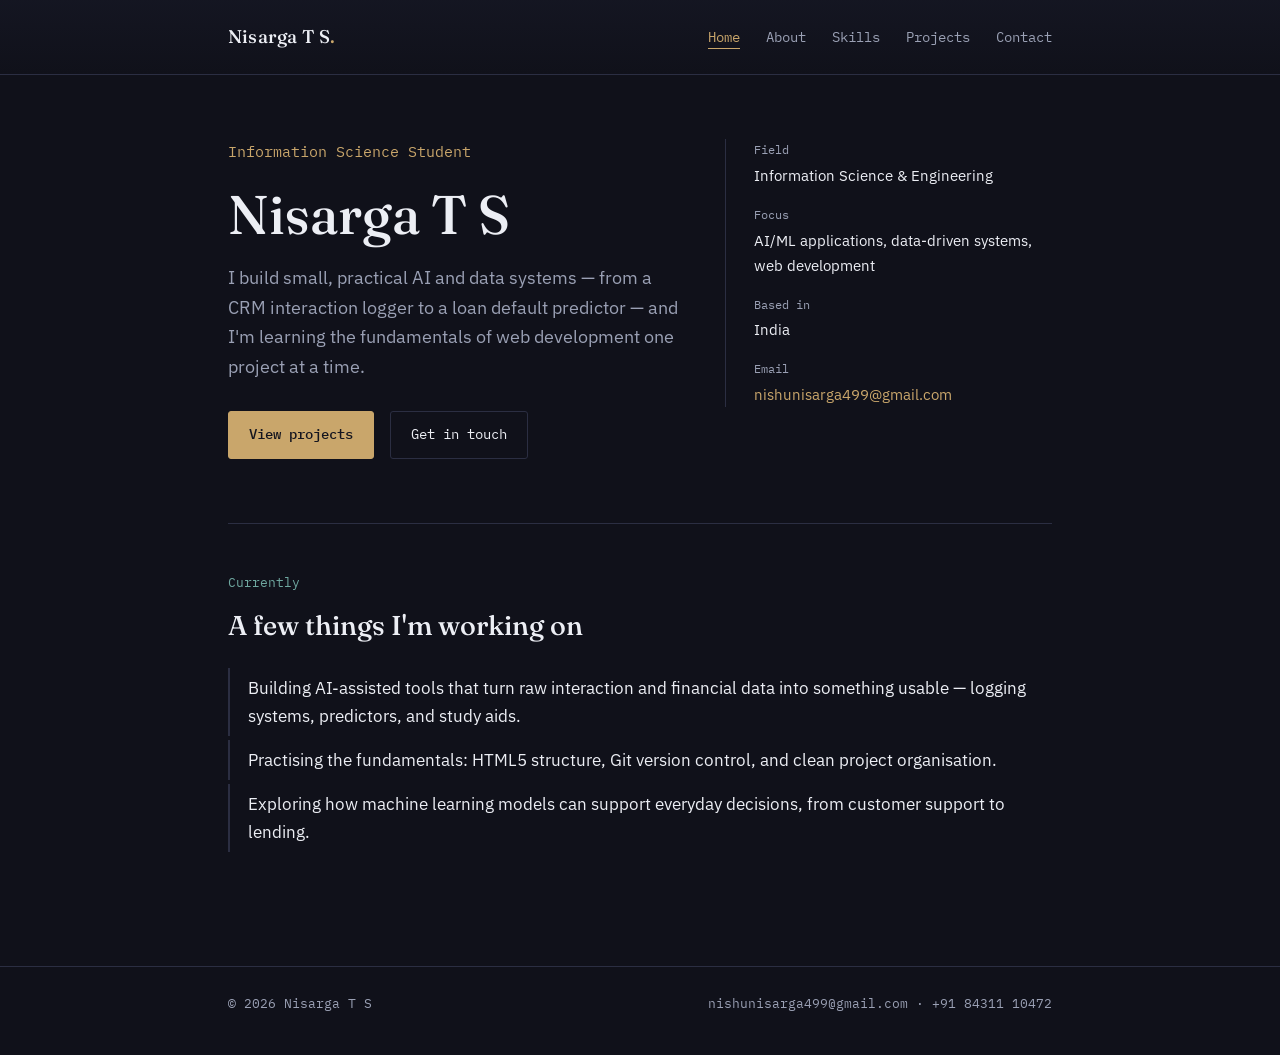
<file: index.html>
<!DOCTYPE html>
<html lang="en">
<head>
<meta charset="UTF-8">
<meta name="viewport" content="width=device-width, initial-scale=1.0">
<title>Nisarga T S — Portfolio</title>
<meta name="description" content="Nisarga T S — Information Science student. Portfolio of AI and data projects.">
<link rel="stylesheet" href="style.css">
</head>
<body>

<header class="site-header">
  <div class="header-inner">
    <a class="brand" href="index.html">Nisarga T S<span>.</span></a>
    <nav class="site-nav" aria-label="Primary">
      <ul>
        <li><a href="index.html" aria-current="page">Home</a></li>
        <li><a href="about.html">About</a></li>
        <li><a href="skills.html">Skills</a></li>
        <li><a href="projects.html">Projects</a></li>
        <li><a href="contact.html">Contact</a></li>
      </ul>
    </nav>
  </div>
</header>

<main>
  <div class="wrap">
    <section class="hero">
      <div>
        <p class="hero-role">Information Science Student</p>
        <h1>Nisarga T S</h1>
        <p class="lede">I build small, practical AI and data systems — from a CRM interaction logger to a loan default predictor — and I'm learning the fundamentals of web development one project at a time.</p>
        <div class="cta-row">
          <a class="btn primary" href="projects.html">View projects</a>
          <a class="btn" href="contact.html">Get in touch</a>
        </div>
      </div>
      <div class="hero-side">
        <dl>
          <dt>Field</dt>
          <dd>Information Science &amp; Engineering</dd>
          <dt>Focus</dt>
          <dd>AI/ML applications, data-driven systems, web development</dd>
          <dt>Based in</dt>
          <dd>India</dd>
          <dt>Email</dt>
          <dd><a href="mailto:nishunisarga499@gmail.com">nishunisarga499@gmail.com</a></dd>
        </dl>
      </div>
    </section>

    <section aria-labelledby="intro-heading">
      <p class="eyebrow">Currently</p>
      <h2 id="intro-heading">A few things I'm working on</h2>
      <ul class="rule-list">
        <li>Building AI-assisted tools that turn raw interaction and financial data into something usable — logging systems, predictors, and study aids.</li>
        <li>Practising the fundamentals: HTML5 structure, Git version control, and clean project organisation.</li>
        <li>Exploring how machine learning models can support everyday decisions, from customer support to lending.</li>
      </ul>
    </section>
  </div>
</main>

<footer class="site-footer">
  <div class="footer-inner">
    <span>&copy; 2026 Nisarga T S</span>
    <span><a href="mailto:nishunisarga499@gmail.com">nishunisarga499@gmail.com</a> · <a href="tel:+918431110472">+91 84311 10472</a></span>
  </div>
</footer>

</body>
</html>
</file>
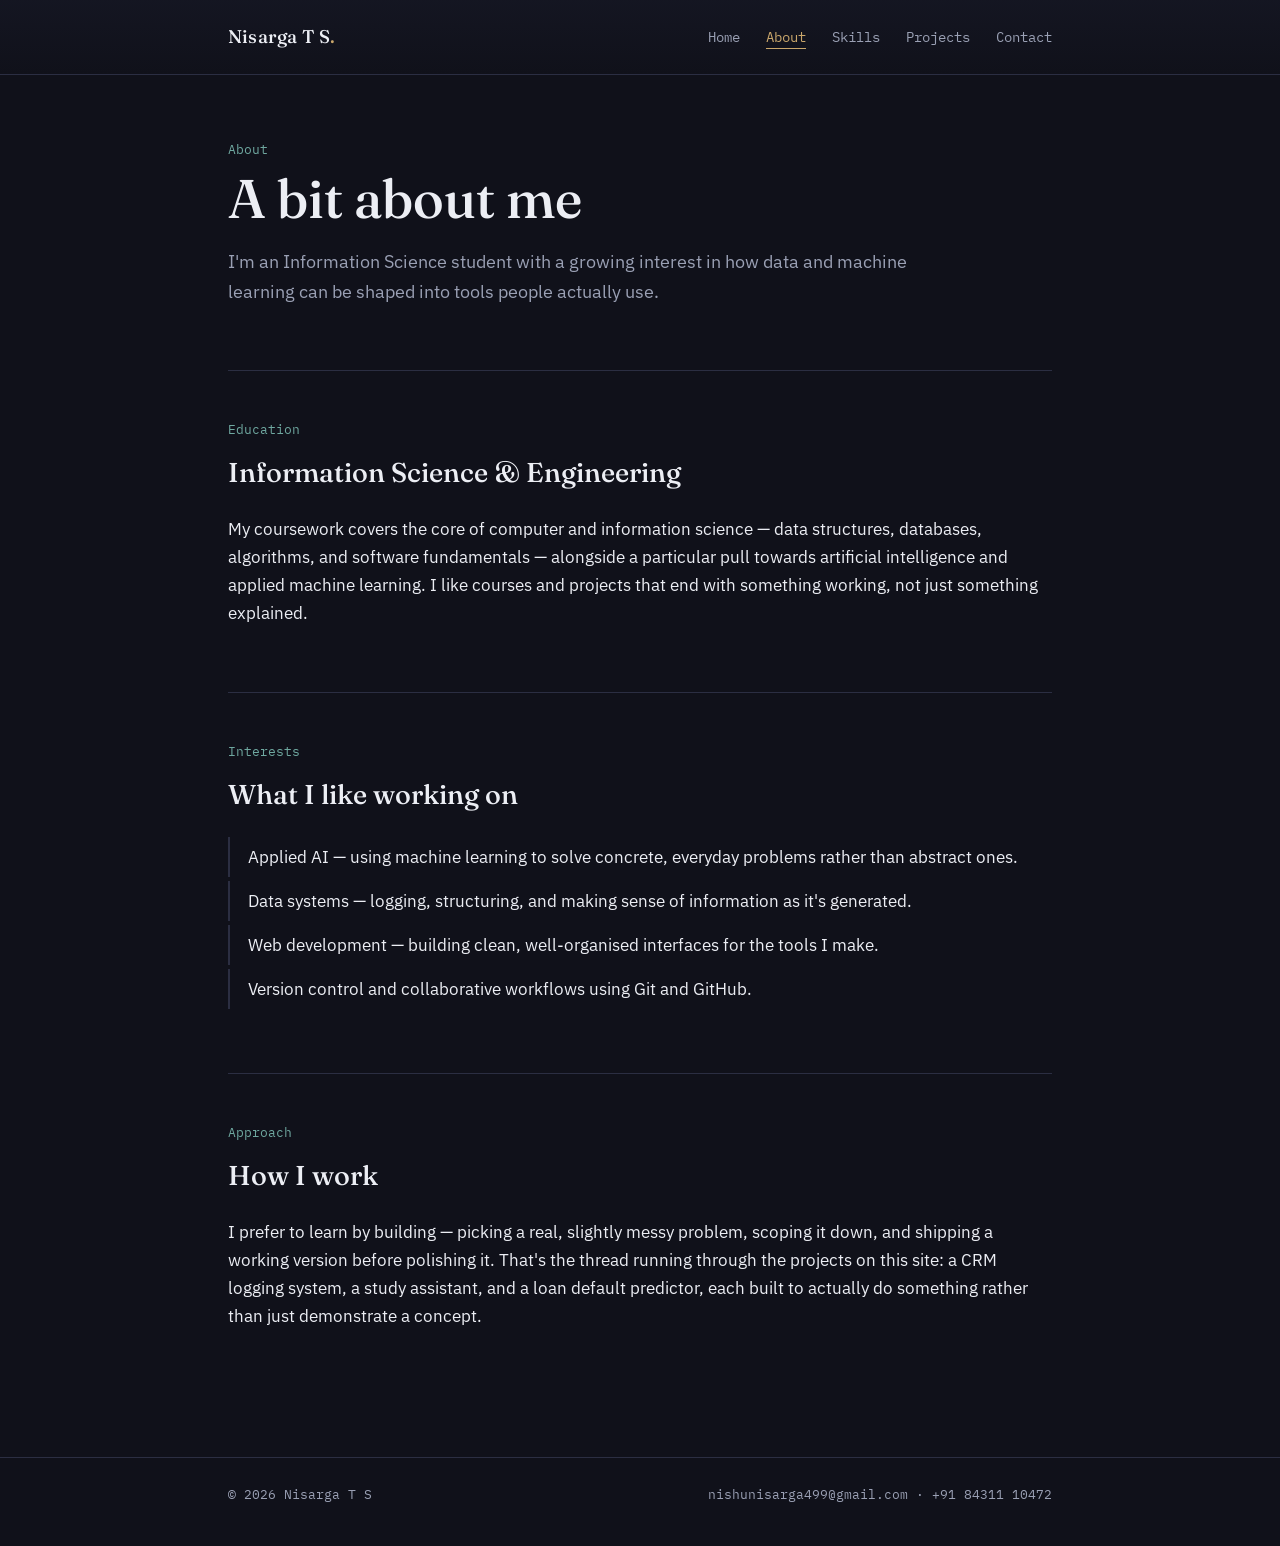
<file: about.html>
<!DOCTYPE html>
<html lang="en">
<head>
<meta charset="UTF-8">
<meta name="viewport" content="width=device-width, initial-scale=1.0">
<title>About — Nisarga T S</title>
<meta name="description" content="About Nisarga T S, an Information Science student interested in AI and data-driven systems.">
<link rel="stylesheet" href="style.css">
</head>
<body>

<header class="site-header">
  <div class="header-inner">
    <a class="brand" href="index.html">Nisarga T S<span>.</span></a>
    <nav class="site-nav" aria-label="Primary">
      <ul>
        <li><a href="index.html">Home</a></li>
        <li><a href="about.html" aria-current="page">About</a></li>
        <li><a href="skills.html">Skills</a></li>
        <li><a href="projects.html">Projects</a></li>
        <li><a href="contact.html">Contact</a></li>
      </ul>
    </nav>
  </div>
</header>

<main>
  <div class="wrap">
    <section>
      <p class="eyebrow">About</p>
      <h1>A bit about me</h1>
      <p class="lede">I'm an Information Science student with a growing interest in how data and machine learning can be shaped into tools people actually use.</p>
    </section>

    <section aria-labelledby="education-heading">
      <p class="eyebrow">Education</p>
      <h2 id="education-heading">Information Science &amp; Engineering</h2>
      <p>My coursework covers the core of computer and information science — data structures, databases, algorithms, and software fundamentals — alongside a particular pull towards artificial intelligence and applied machine learning. I like courses and projects that end with something working, not just something explained.</p>
    </section>

    <section aria-labelledby="interests-heading">
      <p class="eyebrow">Interests</p>
      <h2 id="interests-heading">What I like working on</h2>
      <ul class="rule-list">
        <li>Applied AI — using machine learning to solve concrete, everyday problems rather than abstract ones.</li>
        <li>Data systems — logging, structuring, and making sense of information as it's generated.</li>
        <li>Web development — building clean, well-organised interfaces for the tools I make.</li>
        <li>Version control and collaborative workflows using Git and GitHub.</li>
      </ul>
    </section>

    <section aria-labelledby="approach-heading">
      <p class="eyebrow">Approach</p>
      <h2 id="approach-heading">How I work</h2>
      <p>I prefer to learn by building — picking a real, slightly messy problem, scoping it down, and shipping a working version before polishing it. That's the thread running through the projects on this site: a CRM logging system, a study assistant, and a loan default predictor, each built to actually do something rather than just demonstrate a concept.</p>
    </section>
  </div>
</main>

<footer class="site-footer">
  <div class="footer-inner">
    <span>&copy; 2026 Nisarga T S</span>
    <span><a href="mailto:nishunisarga499@gmail.com">nishunisarga499@gmail.com</a> · <a href="tel:+918431110472">+91 84311 10472</a></span>
  </div>
</footer>

</body>
</html>
</file>
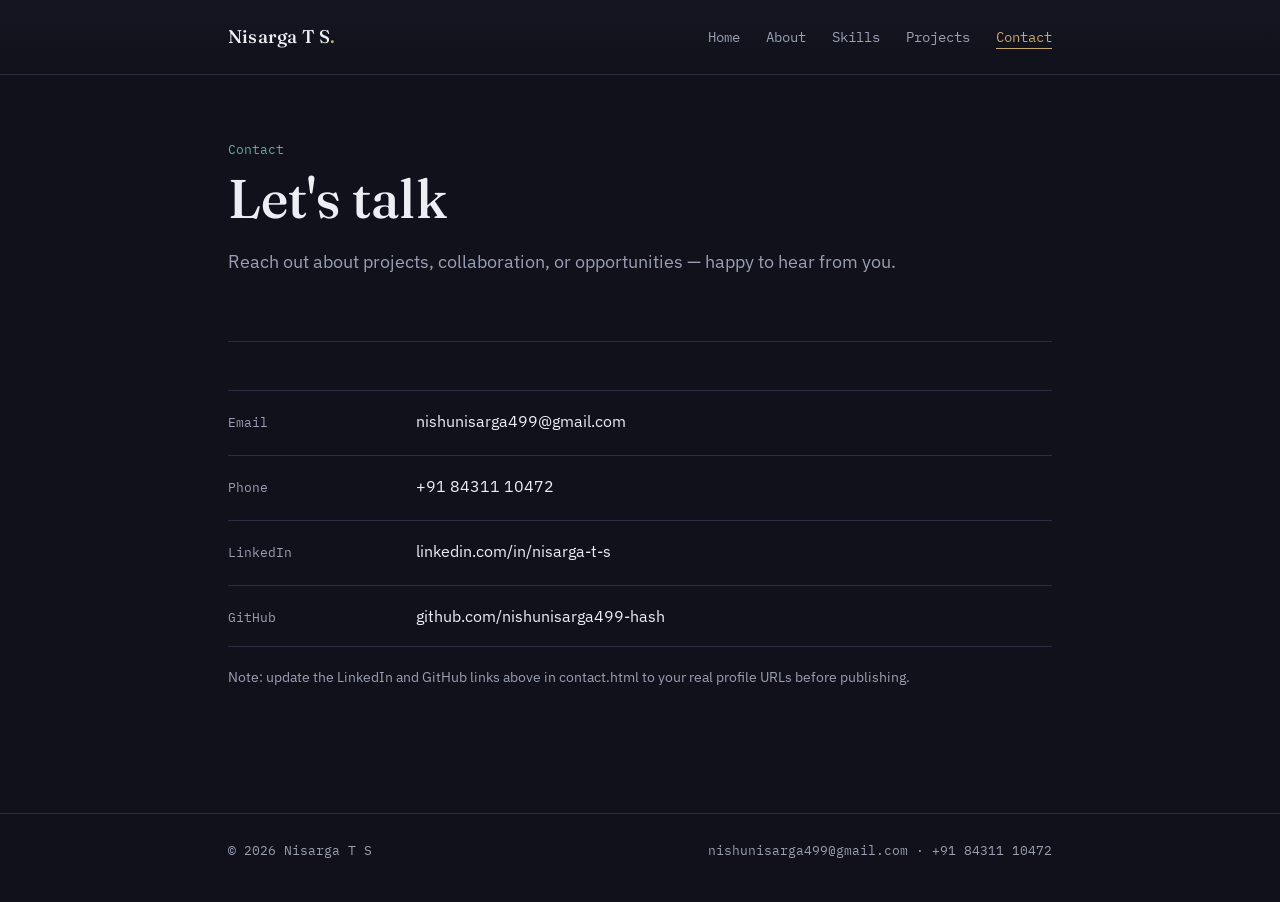
<file: contact.html>
<!DOCTYPE html>
<html lang="en">
<head>
<meta charset="UTF-8">
<meta name="viewport" content="width=device-width, initial-scale=1.0">
<title>Contact — Nisarga T S</title>
<meta name="description" content="Contact Nisarga T S — email, phone, LinkedIn and GitHub.">
<link rel="stylesheet" href="style.css">
</head>
<body>

<header class="site-header">
  <div class="header-inner">
    <a class="brand" href="index.html">Nisarga T S<span>.</span></a>
    <nav class="site-nav" aria-label="Primary">
      <ul>
        <li><a href="index.html">Home</a></li>
        <li><a href="about.html">About</a></li>
        <li><a href="skills.html">Skills</a></li>
        <li><a href="projects.html">Projects</a></li>
        <li><a href="contact.html" aria-current="page">Contact</a></li>
      </ul>
    </nav>
  </div>
</header>

<main>
  <div class="wrap">
    <section>
      <p class="eyebrow">Contact</p>
      <h1>Let's talk</h1>
      <p class="lede">Reach out about projects, collaboration, or opportunities — happy to hear from you.</p>
    </section>

    <section aria-label="Contact details">
      <dl class="contact-list">
        <li>
          <dt>Email</dt>
          <dd><a href="mailto:nishunisarga499@gmail.com">nishunisarga499@gmail.com</a></dd>
        </li>
        <li>
          <dt>Phone</dt>
          <dd><a href="tel:+918431110472">+91 84311 10472</a></dd>
        </li>
        <li>
          <dt>LinkedIn</dt>
          <dd><a href="https://linkedin.com/in/nisarga-t-s" target="_blank" rel="noopener">linkedin.com/in/nisarga-t-s</a></dd>
        </li>
        <li>
          <dt>GitHub</dt>
          <dd><a href="https://github.com/nishunisarga499-hash" target="_blank" rel="noopener">github.com/nishunisarga499-hash</a></dd>
        </li>
      </dl>
      <p class="muted" style="margin-top:18px; font-size:0.9rem;">Note: update the LinkedIn and GitHub links above in contact.html to your real profile URLs before publishing.</p>
    </section>
  </div>
</main>

<footer class="site-footer">
  <div class="footer-inner">
    <span>&copy; 2026 Nisarga T S</span>
    <span><a href="mailto:nishunisarga499@gmail.com">nishunisarga499@gmail.com</a> · <a href="tel:+918431110472">+91 84311 10472</a></span>
  </div>
</footer>

</body>
</html>
</file>
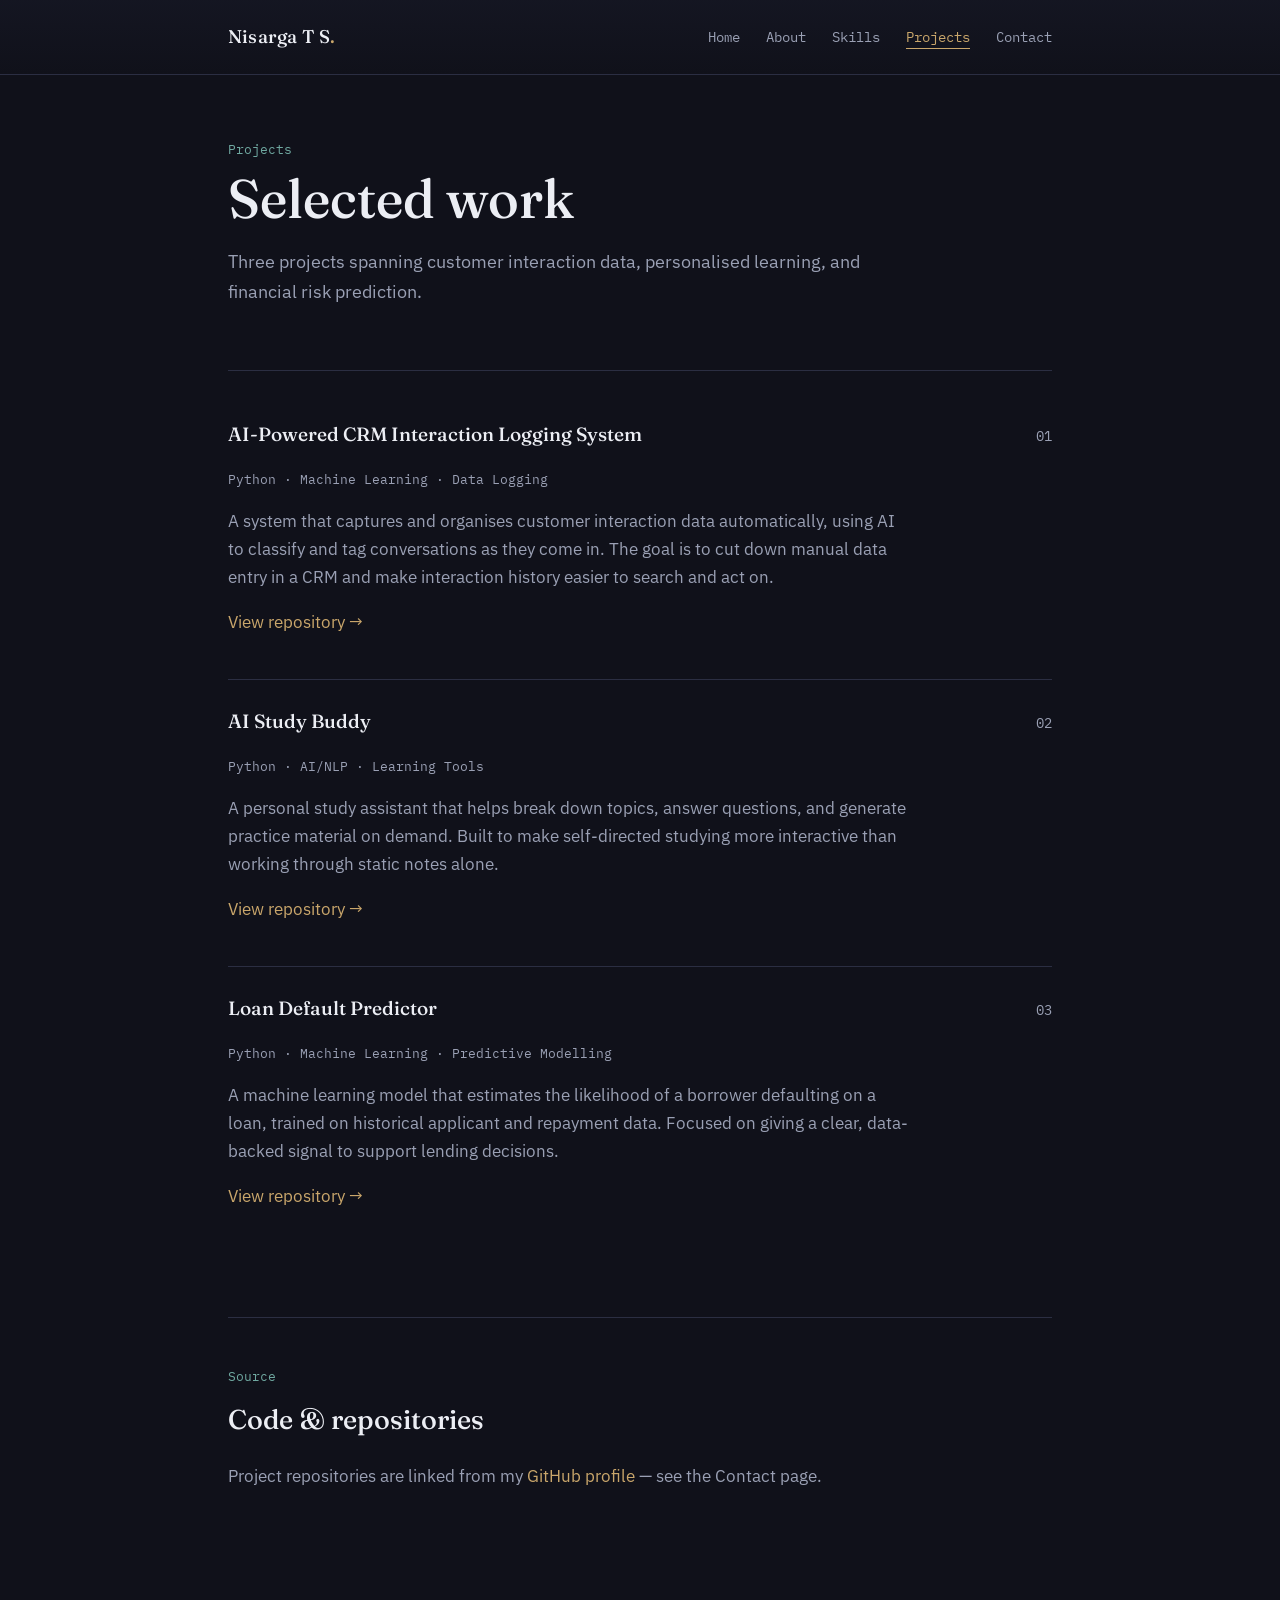
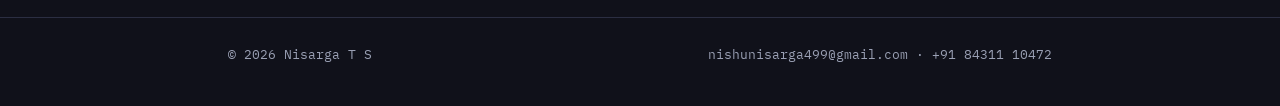
<file: projects.html>
<!DOCTYPE html>
<html lang="en">
<head>
<meta charset="UTF-8">
<meta name="viewport" content="width=device-width, initial-scale=1.0">
<title>Projects — Nisarga T S</title>
<meta name="description" content="Projects by Nisarga T S: AI-powered CRM interaction logging system, AI Study Buddy, and a loan default predictor.">
<link rel="stylesheet" href="style.css">
</head>
<body>

<header class="site-header">
  <div class="header-inner">
    <a class="brand" href="index.html">Nisarga T S<span>.</span></a>
    <nav class="site-nav" aria-label="Primary">
      <ul>
        <li><a href="index.html">Home</a></li>
        <li><a href="about.html">About</a></li>
        <li><a href="skills.html">Skills</a></li>
        <li><a href="projects.html" aria-current="page">Projects</a></li>
        <li><a href="contact.html">Contact</a></li>
      </ul>
    </nav>
  </div>
</header>

<main>
  <div class="wrap">
    <section>
      <p class="eyebrow">Projects</p>
      <h1>Selected work</h1>
      <p class="lede">Three projects spanning customer interaction data, personalised learning, and financial risk prediction.</p>
    </section>

    <section aria-label="Project list">
      <div class="project">
        <div class="project-head">
          <h3>AI-Powered CRM Interaction Logging System</h3>
          <span class="project-num">01</span>
        </div>
        <p class="project-stack">Python &middot; Machine Learning &middot; Data Logging</p>
        <p>A system that captures and organises customer interaction data automatically, using AI to classify and tag conversations as they come in. The goal is to cut down manual data entry in a CRM and make interaction history easier to search and act on.</p>
        <p class="project-link"><a href="https://github.com/nishunisarga499-hash/ai-crm-interaction-logging" target="_blank" rel="noopener">View repository &rarr;</a></p>
      </div>

      <div class="project">
        <div class="project-head">
          <h3>AI Study Buddy</h3>
          <span class="project-num">02</span>
        </div>
        <p class="project-stack">Python &middot; AI/NLP &middot; Learning Tools</p>
        <p>A personal study assistant that helps break down topics, answer questions, and generate practice material on demand. Built to make self-directed studying more interactive than working through static notes alone.</p>
        <p class="project-link"><a href="https://github.com/nishunisarga499-hash/Study-Buddy.git" target="_blank" rel="noopener">View repository &rarr;</a></p>
      </div>

      <div class="project">
        <div class="project-head">
          <h3>Loan Default Predictor</h3>
          <span class="project-num">03</span>
        </div>
        <p class="project-stack">Python &middot; Machine Learning &middot; Predictive Modelling</p>
        <p>A machine learning model that estimates the likelihood of a borrower defaulting on a loan, trained on historical applicant and repayment data. Focused on giving a clear, data-backed signal to support lending decisions.</p>
        <p class="project-link"><a href="https://github.com/nishunisarga499-hash/loan-predictor-pro.git" target="_blank" rel="noopener">View repository &rarr;</a></p>
    </section>

    <section aria-labelledby="repo-heading">
      <p class="eyebrow">Source</p>
      <h2 id="repo-heading">Code &amp; repositories</h2>
      <p class="muted">Project repositories are linked from my <a href="contact.html">GitHub profile</a> — see the Contact page.</p>
    </section>
  </div>
</main>

<footer class="site-footer">
  <div class="footer-inner">
    <span>&copy; 2026 Nisarga T S</span>
    <span><a href="mailto:nishunisarga499@gmail.com">nishunisarga499@gmail.com</a> · <a href="tel:+918431110472">+91 84311 10472</a></span>
  </div>
</footer>

</body>
</html>
</file>
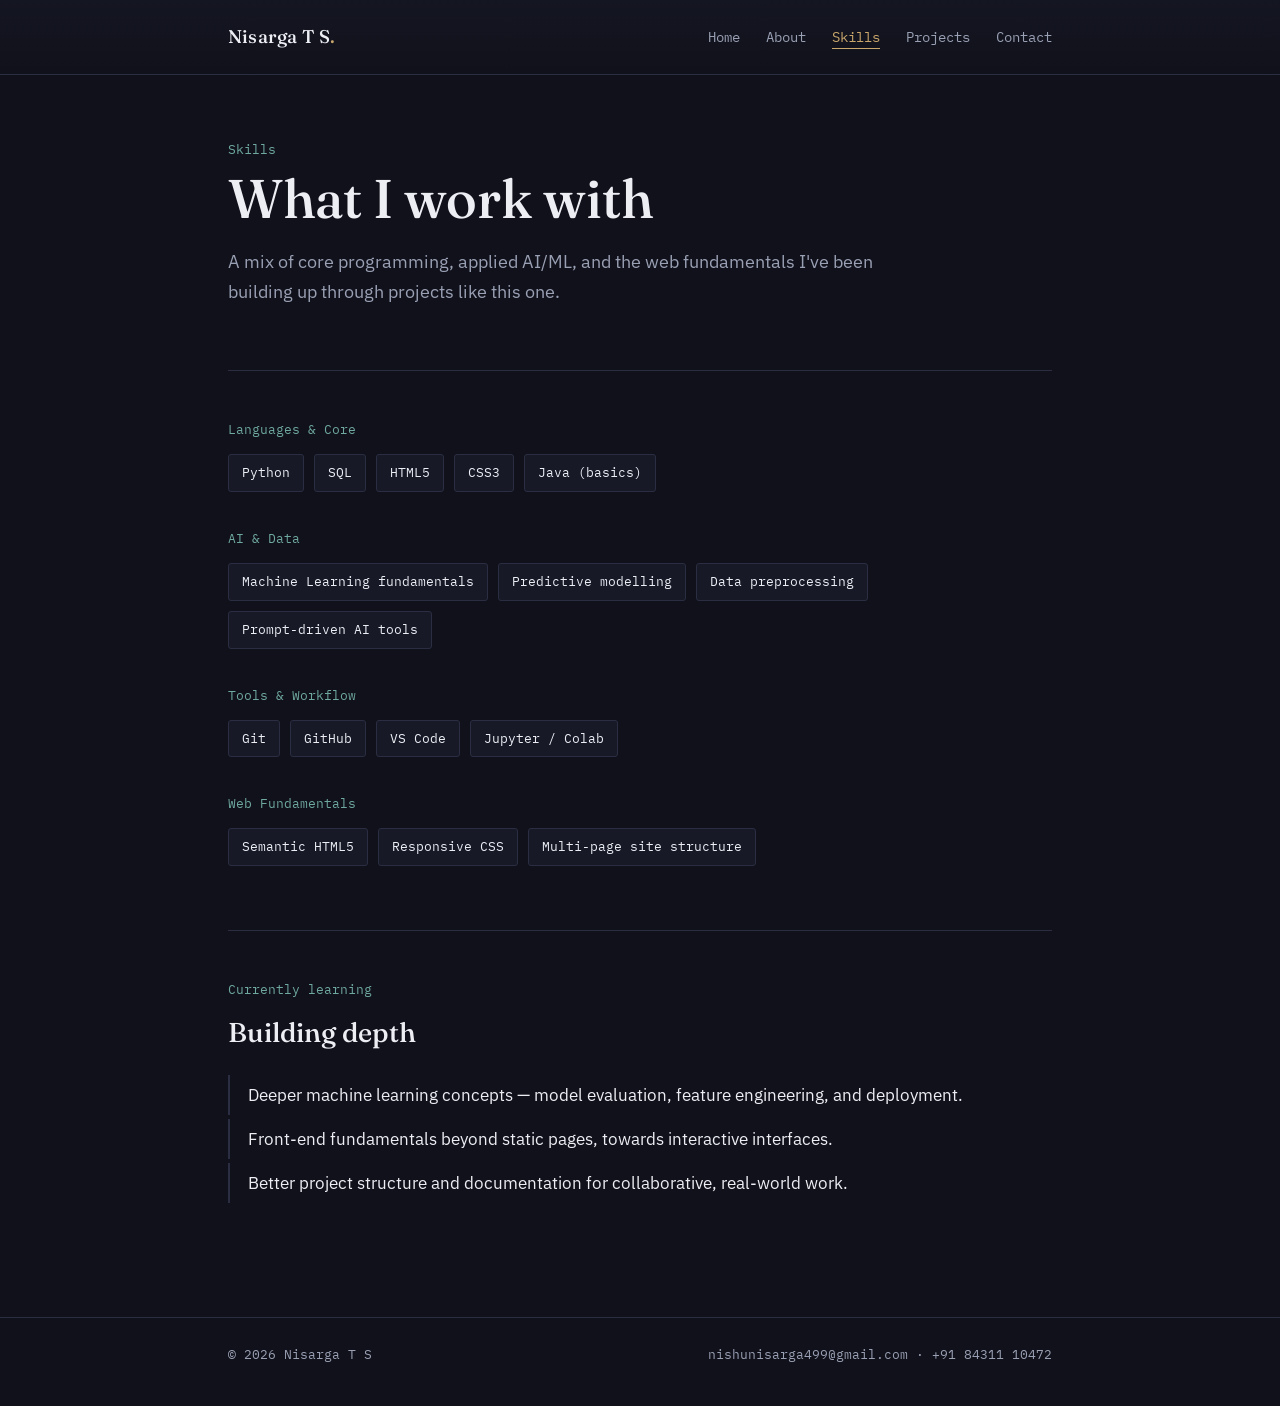
<file: skills.html>
<!DOCTYPE html>
<html lang="en">
<head>
<meta charset="UTF-8">
<meta name="viewport" content="width=device-width, initial-scale=1.0">
<title>Skills — Nisarga T S</title>
<meta name="description" content="Technical skills of Nisarga T S, Information Science student.">
<link rel="stylesheet" href="style.css">
</head>
<body>

<header class="site-header">
  <div class="header-inner">
    <a class="brand" href="index.html">Nisarga T S<span>.</span></a>
    <nav class="site-nav" aria-label="Primary">
      <ul>
        <li><a href="index.html">Home</a></li>
        <li><a href="about.html">About</a></li>
        <li><a href="skills.html" aria-current="page">Skills</a></li>
        <li><a href="projects.html">Projects</a></li>
        <li><a href="contact.html">Contact</a></li>
      </ul>
    </nav>
  </div>
</header>

<main>
  <div class="wrap">
    <section>
      <p class="eyebrow">Skills</p>
      <h1>What I work with</h1>
      <p class="lede">A mix of core programming, applied AI/ML, and the web fundamentals I've been building up through projects like this one.</p>
    </section>

    <section aria-labelledby="languages-heading">
      <div class="skill-group">
        <p class="eyebrow" id="languages-heading">Languages &amp; Core</p>
        <div class="tag-row">
          <span class="tag">Python</span>
          <span class="tag">SQL</span>
          <span class="tag">HTML5</span>
          <span class="tag">CSS3</span>
          <span class="tag">Java (basics)</span>
        </div>
      </div>

      <div class="skill-group">
        <p class="eyebrow">AI &amp; Data</p>
        <div class="tag-row">
          <span class="tag">Machine Learning fundamentals</span>
          <span class="tag">Predictive modelling</span>
          <span class="tag">Data preprocessing</span>
          <span class="tag">Prompt-driven AI tools</span>
        </div>
      </div>

      <div class="skill-group">
        <p class="eyebrow">Tools &amp; Workflow</p>
        <div class="tag-row">
          <span class="tag">Git</span>
          <span class="tag">GitHub</span>
          <span class="tag">VS Code</span>
          <span class="tag">Jupyter / Colab</span>
        </div>
      </div>

      <div class="skill-group">
        <p class="eyebrow">Web Fundamentals</p>
        <div class="tag-row">
          <span class="tag">Semantic HTML5</span>
          <span class="tag">Responsive CSS</span>
          <span class="tag">Multi-page site structure</span>
        </div>
      </div>
    </section>

    <section aria-labelledby="learning-heading">
      <p class="eyebrow">Currently learning</p>
      <h2 id="learning-heading">Building depth</h2>
      <ul class="rule-list">
        <li>Deeper machine learning concepts — model evaluation, feature engineering, and deployment.</li>
        <li>Front-end fundamentals beyond static pages, towards interactive interfaces.</li>
        <li>Better project structure and documentation for collaborative, real-world work.</li>
      </ul>
    </section>
  </div>
</main>

<footer class="site-footer">
  <div class="footer-inner">
    <span>&copy; 2026 Nisarga T S</span>
    <span><a href="mailto:nishunisarga499@gmail.com">nishunisarga499@gmail.com</a> · <a href="tel:+918431110472">+91 84311 10472</a></span>
  </div>
</footer>

</body>
</html>
</file>
<file: style.css>
/* ==========================================================================
   Nisarga T S — Portfolio Stylesheet
   ========================================================================== */

@import url('https://fonts.googleapis.com/css2?family=Fraunces:opsz,wght@9..144,400;9..144,500;9..144,600&family=IBM+Plex+Sans:wght@400;500;600&family=IBM+Plex+Mono:wght@400;500&display=swap');

:root{
  --bg: #10111a;
  --surface: #171927;
  --surface-2: #1e2131;
  --line: #2b2e42;
  --text: #eceef4;
  --muted: #9aa0b4;
  --accent: #c9a66b;
  --accent-soft: rgba(201, 166, 107, 0.14);
  --accent-2: #6fa8a0;
  --max-width: 880px;
  --font-display: 'Fraunces', Georgia, 'Times New Roman', serif;
  --font-body: 'IBM Plex Sans', -apple-system, BlinkMacSystemFont, 'Segoe UI', sans-serif;
  --font-mono: 'IBM Plex Mono', 'SFMono-Regular', Consolas, monospace;
}

*, *::before, *::after{ box-sizing: border-box; }

html{
  scroll-behavior: smooth;
}

body{
  margin: 0;
  background: var(--bg);
  color: var(--text);
  font-family: var(--font-body);
  font-size: 17px;
  line-height: 1.65;
  -webkit-font-smoothing: antialiased;
}

a{
  color: var(--accent);
  text-decoration: none;
  border-bottom: 1px solid transparent;
  transition: border-color 0.15s ease, color 0.15s ease;
}
a:hover{ border-bottom-color: currentColor; }
a:focus-visible, button:focus-visible{
  outline: 2px solid var(--accent-2);
  outline-offset: 3px;
}

img{ max-width: 100%; display: block; }

.wrap{
  max-width: var(--max-width);
  margin: 0 auto;
  padding: 0 28px;
}

/* ---------- Header / Nav ---------- */
header.site-header{
  border-bottom: 1px solid var(--line);
  background: linear-gradient(180deg, rgba(23,25,39,0.6), transparent);
}

.header-inner{
  max-width: var(--max-width);
  margin: 0 auto;
  padding: 22px 28px;
  display: flex;
  align-items: center;
  justify-content: space-between;
  gap: 20px;
  flex-wrap: wrap;
}

.brand{
  font-family: var(--font-display);
  font-size: 1.15rem;
  font-weight: 500;
  color: var(--text);
  letter-spacing: 0.2px;
  border-bottom: none;
}
.brand span{ color: var(--accent); }

nav.site-nav ul{
  list-style: none;
  display: flex;
  gap: 26px;
  margin: 0;
  padding: 0;
  font-family: var(--font-mono);
  font-size: 0.85rem;
}

nav.site-nav a{
  color: var(--muted);
  border-bottom: 1px solid transparent;
  padding-bottom: 2px;
}
nav.site-nav a:hover{ color: var(--text); }
nav.site-nav a[aria-current="page"]{
  color: var(--accent);
  border-bottom-color: var(--accent);
}

/* ---------- Main sections ---------- */
main{
  padding: 64px 0 40px;
}

section + section{
  margin-top: 64px;
  padding-top: 48px;
  border-top: 1px solid var(--line);
}

.eyebrow{
  font-family: var(--font-mono);
  font-size: 0.8rem;
  color: var(--accent-2);
  margin: 0 0 10px;
}

h1{
  font-family: var(--font-display);
  font-weight: 500;
  font-size: clamp(2.4rem, 5vw, 3.4rem);
  line-height: 1.08;
  margin: 0 0 18px;
  color: var(--text);
}

h2{
  font-family: var(--font-display);
  font-weight: 500;
  font-size: 1.7rem;
  margin: 0 0 20px;
  color: var(--text);
}

h3{
  font-family: var(--font-display);
  font-weight: 500;
  font-size: 1.2rem;
  margin: 0 0 8px;
  color: var(--text);
}

p{ color: var(--text); }
p.lede{
  font-size: 1.12rem;
  color: var(--muted);
  max-width: 62ch;
}

.muted{ color: var(--muted); }

/* ---------- Hero (home) ---------- */
.hero{
  display: grid;
  grid-template-columns: 1.4fr 1fr;
  gap: 40px;
  align-items: start;
}

.hero-role{
  font-family: var(--font-mono);
  font-size: 0.95rem;
  color: var(--accent);
  margin: 0 0 22px;
}

.hero-side{
  border-left: 1px solid var(--line);
  padding-left: 28px;
}

.hero-side dl{
  margin: 0;
  font-size: 0.95rem;
}
.hero-side dt{
  font-family: var(--font-mono);
  color: var(--muted);
  font-size: 0.78rem;
  margin-top: 16px;
}
.hero-side dt:first-child{ margin-top: 0; }
.hero-side dd{
  margin: 3px 0 0;
  color: var(--text);
}

.cta-row{
  margin-top: 30px;
  display: flex;
  gap: 16px;
  flex-wrap: wrap;
}

.btn{
  display: inline-block;
  font-family: var(--font-mono);
  font-size: 0.88rem;
  padding: 11px 20px;
  border: 1px solid var(--line);
  border-radius: 3px;
  color: var(--text);
  border-bottom: 1px solid var(--line);
}
.btn:hover{
  border-color: var(--accent);
  color: var(--accent);
}
.btn.primary{
  background: var(--accent);
  border-color: var(--accent);
  color: #14151f;
  font-weight: 500;
}
.btn.primary:hover{
  background: transparent;
  color: var(--accent);
}

/* ---------- Lists with accent rule (skills / focus areas) ---------- */
.rule-list{
  list-style: none;
  margin: 0;
  padding: 0;
}
.rule-list li{
  border-left: 2px solid var(--line);
  padding: 6px 0 6px 18px;
  margin-bottom: 4px;
  color: var(--text);
}

.skill-group{ margin-bottom: 36px; }
.skill-group:last-child{ margin-bottom: 0; }
.skill-group .eyebrow{ margin-bottom: 14px; }

.tag-row{
  display: flex;
  flex-wrap: wrap;
  gap: 10px;
}
.tag{
  font-family: var(--font-mono);
  font-size: 0.82rem;
  color: var(--text);
  background: var(--surface);
  border: 1px solid var(--line);
  padding: 7px 13px;
  border-radius: 3px;
}

/* ---------- Projects ---------- */
.project{
  padding: 26px 0;
  border-top: 1px solid var(--line);
}
.project:first-of-type{ border-top: none; padding-top: 0; }

.project-head{
  display: flex;
  justify-content: space-between;
  align-items: baseline;
  gap: 18px;
  flex-wrap: wrap;
}

.project-num{
  font-family: var(--font-mono);
  color: var(--muted);
  font-size: 0.85rem;
}

.project-stack{
  font-family: var(--font-mono);
  font-size: 0.8rem;
  color: var(--accent-2);
  margin: 10px 0 12px;
}

.project p{ color: var(--muted); max-width: 68ch; }

/* ---------- Contact ---------- */
.contact-list{
  list-style: none;
  margin: 0;
  padding: 0;
  display: grid;
  gap: 4px;
}
.contact-list li{
  display: grid;
  grid-template-columns: 130px 1fr;
  gap: 18px;
  padding: 16px 0;
  border-top: 1px solid var(--line);
  align-items: baseline;
}
.contact-list li:last-child{ border-bottom: 1px solid var(--line); }

.contact-list dt{
  font-family: var(--font-mono);
  font-size: 0.8rem;
  color: var(--muted);
}
.contact-list a, .contact-list span.value{
  font-size: 1.02rem;
  color: var(--text);
}
.contact-list a:hover{ color: var(--accent); }

/* ---------- Footer ---------- */
footer.site-footer{
  border-top: 1px solid var(--line);
  margin-top: 70px;
}
.footer-inner{
  max-width: var(--max-width);
  margin: 0 auto;
  padding: 26px 28px 40px;
  display: flex;
  justify-content: space-between;
  gap: 16px;
  flex-wrap: wrap;
  font-family: var(--font-mono);
  font-size: 0.82rem;
  color: var(--muted);
}
.footer-inner a{ color: var(--muted); }
.footer-inner a:hover{ color: var(--accent); }

/* ---------- Responsive ---------- */
@media (max-width: 720px){
  .hero{ grid-template-columns: 1fr; }
  .hero-side{
    border-left: none;
    border-top: 1px solid var(--line);
    padding-left: 0;
    padding-top: 22px;
  }
  .header-inner{ flex-direction: column; align-items: flex-start; gap: 12px; }
  nav.site-nav ul{ gap: 16px; flex-wrap: wrap; }
  .contact-list li{ grid-template-columns: 1fr; gap: 4px; }
}

@media (prefers-reduced-motion: reduce){
  html{ scroll-behavior: auto; }
  a{ transition: none; }
}
</file>
